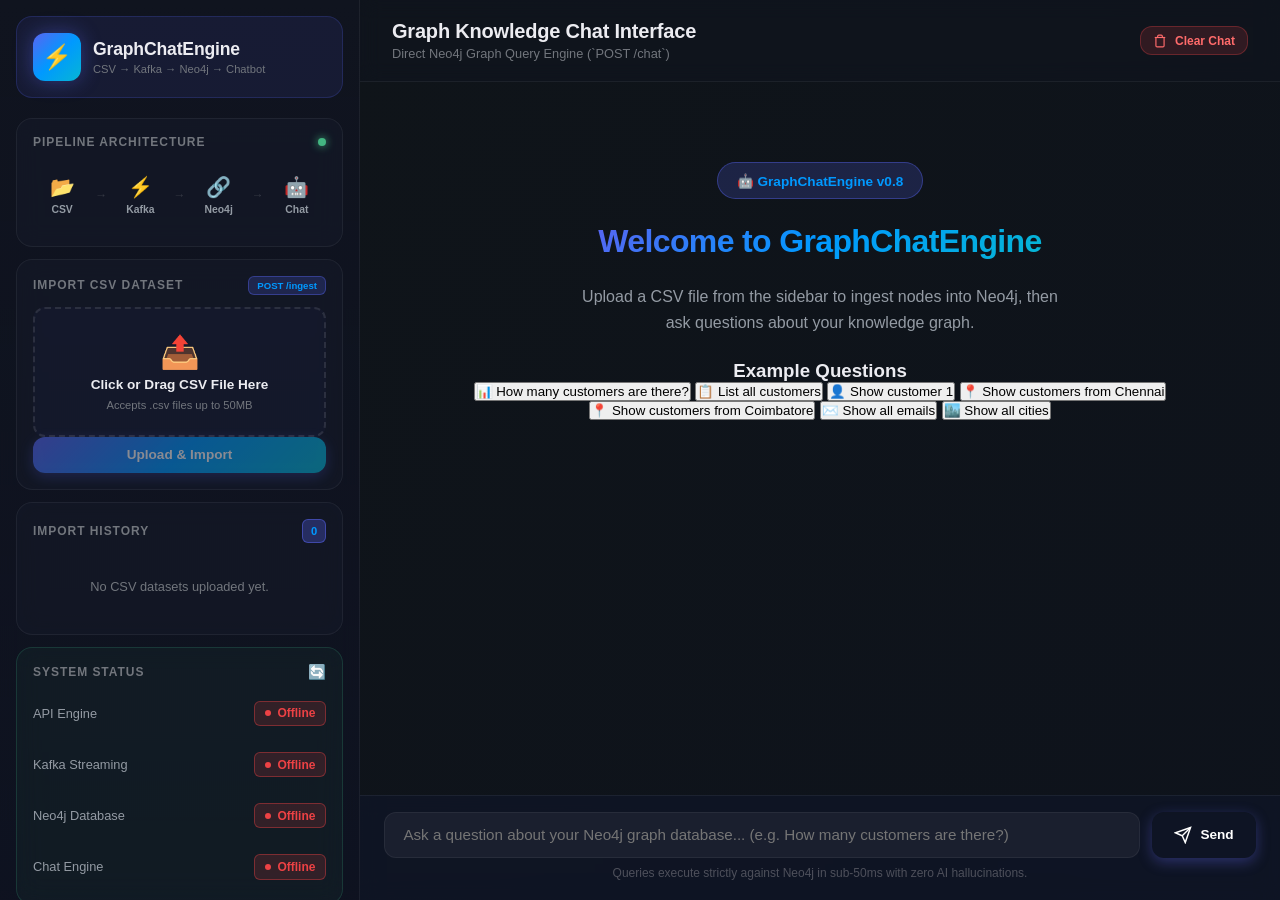
<file: ui/index.html>
<!DOCTYPE html>
<html lang="en">
<head>
  <meta charset="UTF-8" />
  <meta name="viewport" content="width=device-width, initial-scale=1.0" />
  <meta name="description" content="GraphChatEngine – CSV → Kafka → Neo4j Knowledge Graph Chatbot & Dashboard" />
  <title>GraphChatEngine | Premium Knowledge Graph Chat</title>
  
  <!-- Google Fonts: Inter + Geist -->
  <link rel="preconnect" href="https://fonts.googleapis.com">
  <link rel="preconnect" href="https://fonts.gstatic.com" crossorigin>
  <link href="https://fonts.googleapis.com/css2?family=Inter:wght@300;400;500;600;700;800&display=swap" rel="stylesheet">
  
  <link rel="stylesheet" href="style.css" />
</head>
<body>
  <div class="app-dashboard">
    
    <!-- LEFT SIDEBAR -->
    <aside class="sidebar">
      
      <!-- Brand & Header -->
      <div class="brand">
        <div class="brand-icon">⚡</div>
        <div class="brand-text">
          <h1>GraphChatEngine</h1>
          <p class="subtitle">CSV → Kafka → Neo4j → Chatbot</p>
        </div>
      </div>

      <!-- Pipeline Status Card -->
      <div class="card pipeline-card">
        <div class="card-header">
          <h3>Pipeline Architecture</h3>
          <span class="live-dot pulse"></span>
        </div>
        <div class="pipeline-flow">
          <div class="pipe-step" id="pipeCsv">
            <span class="pipe-icon">📂</span>
            <span class="pipe-label">CSV</span>
          </div>
          <span class="pipe-arrow" id="arrow1">→</span>
          <div class="pipe-step" id="pipeKafka">
            <span class="pipe-icon">⚡</span>
            <span class="pipe-label">Kafka</span>
          </div>
          <span class="pipe-arrow" id="arrow2">→</span>
          <div class="pipe-step" id="pipeNeo4j">
            <span class="pipe-icon">🔗</span>
            <span class="pipe-label">Neo4j</span>
          </div>
          <span class="pipe-arrow" id="arrow3">→</span>
          <div class="pipe-step" id="pipeChat">
            <span class="pipe-icon">🤖</span>
            <span class="pipe-label">Chat</span>
          </div>
        </div>
      </div>

      <!-- CSV Upload Section -->
      <div class="card upload-card" id="uploadCardSection">
        <div class="card-header">
          <h3>Import CSV Dataset</h3>
          <span class="badge-mini">POST /ingest</span>
        </div>

        <form id="uploadForm" onsubmit="handleCsvUpload(event)">
          <div class="file-drop-area" id="dropArea">
            <input type="file" id="csvFileInput" accept=".csv" class="file-input" onchange="handleFileSelect(event)" />
            <div class="drop-content" id="dropContent">
              <span class="upload-icon">📤</span>
              <p class="drop-text" id="dropText">Click or Drag CSV File Here</p>
              <span class="drop-sub">Accepts .csv files up to 50MB</span>
            </div>
          </div>

          <!-- Progress Bar Container (Hidden by default) -->
          <div class="progress-container hidden" id="progressContainer">
            <div class="progress-status">
              <span id="progressStage">Uploading...</span>
              <span id="progressPercent">0%</span>
            </div>
            <div class="progress-track">
              <div class="progress-bar" id="progressBar"></div>
            </div>
          </div>

          <button type="submit" id="uploadBtn" class="btn btn-primary" disabled>
            <span>Upload & Import</span>
          </button>
        </form>

        <!-- Upload Result Card (Displayed after successful ingest) -->
        <div class="upload-result hidden" id="uploadResult">
          <div class="result-header">
            <span class="success-icon">✅</span>
            <div>
              <h4 id="resultFilename">customers.csv</h4>
              <span class="result-status">Imported Successfully</span>
            </div>
          </div>
          <div class="result-details">
            <div class="res-row"><span>Rows Imported:</span> <strong id="resultRows">20</strong></div>
            <div class="res-row"><span>Kafka Published:</span> <strong id="resultMessages">20</strong></div>
            <div class="res-row"><span>Job ID:</span> <code id="resultJobId">bc123...</code></div>
          </div>
          <button class="btn btn-outline-sm" onclick="resetUploadForm()">Upload Another File</button>
        </div>
      </div>

      <!-- Dataset Information Summary -->
      <div class="card dataset-summary hidden" id="datasetSummaryCard">
        <div class="card-header">
          <h3>Active Dataset</h3>
        </div>
        <div class="summary-grid">
          <div class="summary-item">
            <span class="lbl">Dataset Name</span>
            <strong id="dsName">-</strong>
          </div>
          <div class="summary-item">
            <span class="lbl">Total Rows</span>
            <strong id="dsRows">-</strong>
          </div>
          <div class="summary-item">
            <span class="lbl">Graph Nodes</span>
            <strong id="dsNodes">-</strong>
          </div>
          <div class="summary-item">
            <span class="lbl">Last Imported</span>
            <strong id="dsTime">-</strong>
          </div>
        </div>
      </div>

      <!-- Import History -->
      <div class="card history-card">
        <div class="card-header">
          <h3>Import History</h3>
          <span class="count-badge" id="historyCount">0</span>
        </div>
        <div class="history-list" id="historyList">
          <div class="empty-history" id="emptyHistory">No CSV datasets uploaded yet.</div>
        </div>
      </div>

      <!-- System Status Monitors -->
      <div class="card status-card">
        <div class="card-header">
          <h3>System Status</h3>
          <span class="refresh-icon" onclick="checkAllSystemStatus()" title="Refresh Status">🔄</span>
        </div>
        <div class="status-list">
          <div class="status-row">
            <span>API Engine</span>
            <span class="st-badge" id="stApi"><span class="dot"></span> Checking...</span>
          </div>
          <div class="status-row">
            <span>Kafka Streaming</span>
            <span class="st-badge" id="stKafka"><span class="dot"></span> Checking...</span>
          </div>
          <div class="status-row">
            <span>Neo4j Database</span>
            <span class="st-badge" id="stNeo4j"><span class="dot"></span> Checking...</span>
          </div>
          <div class="status-row">
            <span>Chat Engine</span>
            <span class="st-badge" id="stChat"><span class="dot"></span> Checking...</span>
          </div>
        </div>
      </div>

    </aside>

    <!-- RIGHT MAIN CHAT AREA -->
    <main class="main-chat">
      
      <!-- Chat Header -->
      <header class="chat-header">
        <div class="header-left">
          <h2>Graph Knowledge Chat Interface</h2>
          <span class="header-sub">Direct Neo4j Graph Query Engine (`POST /chat`)</span>
        </div>
        <div class="header-actions">
          <button class="btn btn-secondary-sm" onclick="clearChat()">
            <svg width="14" height="14" viewBox="0 0 24 24" fill="none" stroke="currentColor" stroke-width="2">
              <polyline points="3 6 5 6 21 6"></polyline>
              <path d="M19 6v14a2 2 0 0 1-2 2H7a2 2 0 0 1-2-2V6m3 0V4a2 2 0 0 1 2-2h4a2 2 0 0 1 2 2v2"></path>
            </svg>
            Clear Chat
          </button>
        </div>
      </header>

      <!-- Scrollable Conversation Area -->
      <div class="chat-log" id="chatLog">
        
        <!-- Welcome Screen -->
        <div class="welcome-screen" id="welcomeCard">
          <div class="welcome-badge">🤖 GraphChatEngine v0.8</div>
          <h2>Welcome to GraphChatEngine</h2>
          <p>Upload a CSV file from the sidebar to ingest nodes into Neo4j, then ask questions about your knowledge graph.</p>

          <div class="welcome-examples">
            <h3>Example Questions</h3>
            <div class="chips-grid">
              <button class="chip-btn" onclick="askPreset('How many customers are there?')">
                <span class="chip-icon">📊</span>
                <span>How many customers are there?</span>
              </button>
              <button class="chip-btn" onclick="askPreset('List all customers')">
                <span class="chip-icon">📋</span>
                <span>List all customers</span>
              </button>
              <button class="chip-btn" onclick="askPreset('Show customer 1')">
                <span class="chip-icon">👤</span>
                <span>Show customer 1</span>
              </button>
              <button class="chip-btn" onclick="askPreset('Show customers from Chennai')">
                <span class="chip-icon">📍</span>
                <span>Show customers from Chennai</span>
              </button>
              <button class="chip-btn" onclick="askPreset('Show customers from Coimbatore')">
                <span class="chip-icon">📍</span>
                <span>Show customers from Coimbatore</span>
              </button>
              <button class="chip-btn" onclick="askPreset('Show all emails')">
                <span class="chip-icon">✉️</span>
                <span>Show all emails</span>
              </button>
              <button class="chip-btn" onclick="askPreset('Show all cities')">
                <span class="chip-icon">🏙️</span>
                <span>Show all cities</span>
              </button>
            </div>
          </div>
        </div>

      </div>

      <!-- Chat Bottom Input Bar -->
      <div class="chat-input-bar">
        <form class="chat-form" id="chatForm" onsubmit="handleChatSubmit(event)">
          <input
            type="text"
            id="userInput"
            class="chat-input"
            placeholder="Ask a question about your Neo4j graph database... (e.g. How many customers are there?)"
            autocomplete="off"
          />
          <button type="submit" id="sendBtn" class="btn btn-gradient">
            <svg width="18" height="18" viewBox="0 0 24 24" fill="none" stroke="currentColor" stroke-width="2">
              <line x1="22" y1="2" x2="11" y2="13"></line>
              <polygon points="22 2 15 22 11 13 2 9 22 2"></polygon>
            </svg>
            <span>Send</span>
          </button>
        </form>
        <div class="input-footer">
          <span>Queries execute strictly against Neo4j in sub-50ms with zero AI hallucinations.</span>
        </div>
      </div>

    </main>

  </div>

  <script src="app.js"></script>
</body>
</html>
</file>
<file: ui/style.css>
/* =========================================================
   GraphChatEngine – Premium ChatBot UI (Claude/ChatGPT Style)
   ========================================================= */

:root {
  /* Premium Dark Theme */
  --bg-dark: #0a0e27;
  --bg-sidebar: #10141f;
  --bg-main: #0f1419;
  --bg-card: rgba(20, 25, 40, 0.6);
  --bg-card-hover: rgba(20, 25, 40, 0.95);
  --bg-input: #1a1f2e;
  --bg-message-user: linear-gradient(135deg, #5865f2 0%, #4752c4 100%);
  --bg-message-bot: rgba(30, 41, 59, 0.8);
  
  /* Borders & Accents */
  --border-color: rgba(255, 255, 255, 0.06);
  --border-light: rgba(255, 255, 255, 0.1);
  --border-active: rgba(88, 101, 242, 0.5);
  
  /* Primary Colors */
  --primary: #5865f2;
  --primary-dark: #4752c4;
  --accent-blue: #0099ff;
  --accent-cyan: #06b6d4;
  --accent-purple: #7c3aed;
  --accent-gradient: linear-gradient(135deg, #5865f2 0%, #0099ff 50%, #06b6d4 100%);
  
  /* Text Colors */
  --text-primary: #ececf1;
  --text-secondary: #949ba4;
  --text-tertiary: #72767d;
  --text-muted: #4e505b;
  
  /* Status Colors */
  --status-success: #57f287;
  --status-warning: #faa61a;
  --status-error: #ed4245;
  --status-online: #43b581;
  
  /* Shadows */
  --shadow-sm: 0 2px 8px rgba(0, 0, 0, 0.3);
  --shadow-md: 0 4px 16px rgba(0, 0, 0, 0.4);
  --shadow-lg: 0 8px 32px rgba(0, 0, 0, 0.5);
  
  /* Sizing */
  --radius-xs: 0.375rem;
  --radius-sm: 0.5rem;
  --radius-md: 0.75rem;
  --radius-lg: 1rem;
  --radius-xl: 1.25rem;
  
  /* Font */
  --font: -apple-system, BlinkMacSystemFont, 'Segoe UI', 'Helvetica Neue', 'Lucida Grande', sans-serif;
  --font-mono: 'Monaco', 'Courier New', monospace;
}

*, *::before, *::after {
  box-sizing: border-box;
  margin: 0;
  padding: 0;
}

html, body {
  height: 100%;
  width: 100%;
  font-family: var(--font);
  background-color: var(--bg-dark);
  color: var(--text-primary);
  overflow: hidden;
  -webkit-font-smoothing: antialiased;
  -moz-osx-font-smoothing: grayscale;
}

/* ========== LAYOUT ========== */
.app-dashboard {
  display: flex;
  height: 100vh;
  width: 100vw;
}

/* ---------- SIDEBAR ---------- */
.sidebar {
  width: 360px;
  background: linear-gradient(180deg, var(--bg-sidebar) 0%, rgba(16, 20, 31, 0.8) 100%);
  border-right: 1px solid var(--border-color);
  display: flex;
  flex-direction: column;
  padding: 1rem;
  gap: 0.75rem;
  overflow-y: auto;
  flex-shrink: 0;
  backdrop-filter: blur(10px);
}

.sidebar::-webkit-scrollbar {
  width: 6px;
}

.sidebar::-webkit-scrollbar-track {
  background: transparent;
}

.sidebar::-webkit-scrollbar-thumb {
  background: rgba(255, 255, 255, 0.1);
  border-radius: 3px;
}

.sidebar::-webkit-scrollbar-thumb:hover {
  background: rgba(255, 255, 255, 0.15);
}

/* Brand Header */
.brand {
  display: flex;
  align-items: center;
  gap: 0.75rem;
  padding: 1rem;
  border-radius: var(--radius-lg);
  background: rgba(88, 101, 242, 0.1);
  border: 1px solid rgba(88, 101, 242, 0.2);
  margin-bottom: 0.5rem;
}

.brand-icon {
  width: 48px;
  height: 48px;
  background: var(--accent-gradient);
  border-radius: var(--radius-md);
  display: flex;
  align-items: center;
  justify-content: center;
  font-size: 1.5rem;
  box-shadow: 0 0 20px rgba(88, 101, 242, 0.4);
  flex-shrink: 0;
}

.brand-text h1 {
  font-size: 1.1rem;
  font-weight: 700;
  letter-spacing: -0.01em;
  color: var(--text-primary);
}

.brand-text .subtitle {
  font-size: 0.7rem;
  color: var(--text-tertiary);
  margin-top: 0.15rem;
}

/* Cards */
.card {
  background: var(--bg-card);
  backdrop-filter: blur(12px);
  border: 1px solid var(--border-color);
  border-radius: var(--radius-lg);
  padding: 1rem;
  display: flex;
  flex-direction: column;
  gap: 0.75rem;
  transition: all 0.3s ease;
}

.card:hover {
  border-color: var(--border-light);
  background: var(--bg-card-hover);
}

.card-header {
  display: flex;
  align-items: center;
  justify-content: space-between;
  gap: 0.5rem;
}

.card-header h3 {
  font-size: 0.75rem;
  text-transform: uppercase;
  letter-spacing: 0.08em;
  color: var(--text-tertiary);
  font-weight: 700;
}

.badge-mini {
  font-size: 0.6rem;
  background: rgba(88, 101, 242, 0.2);
  border: 1px solid rgba(88, 101, 242, 0.4);
  color: var(--accent-blue);
  padding: 0.2rem 0.5rem;
  border-radius: var(--radius-xs);
  font-weight: 700;
  white-space: nowrap;
}

.count-badge {
  display: inline-flex;
  align-items: center;
  justify-content: center;
  width: 24px;
  height: 24px;
  background: rgba(88, 101, 242, 0.3);
  border: 1px solid rgba(88, 101, 242, 0.5);
  border-radius: 6px;
  font-size: 0.7rem;
  font-weight: 700;
  color: var(--accent-blue);
}

/* Pipeline Flow */
.pipeline-flow {
  display: flex;
  align-items: center;
  justify-content: space-around;
  padding: 0.5rem 0;
  gap: 0.25rem;
}

.pipe-step {
  display: flex;
  flex-direction: column;
  align-items: center;
  gap: 0.3rem;
  padding: 0.4rem 0.6rem;
  border-radius: var(--radius-md);
  transition: all 0.3s ease;
  cursor: default;
  flex: 1;
}

.pipe-step.active {
  background: rgba(88, 101, 242, 0.3);
  box-shadow: inset 0 0 12px rgba(88, 101, 242, 0.2);
}

.pipe-icon { font-size: 1.25rem; }
.pipe-label { font-size: 0.65rem; color: var(--text-secondary); font-weight: 600; }
.pipe-arrow { font-size: 0.75rem; color: var(--text-muted); opacity: 0.6; }
.pipe-arrow.active { color: var(--accent-cyan); opacity: 1; }

/* Live Indicator */
.live-dot {
  display: inline-block;
  width: 8px;
  height: 8px;
  background: var(--status-online);
  border-radius: 50%;
  box-shadow: 0 0 8px var(--status-online);
}

.pulse {
  animation: pulse 2s infinite;
}

@keyframes pulse {
  0% {
    box-shadow: 0 0 0 0 rgba(67, 181, 129, 0.7);
  }
  70% {
    box-shadow: 0 0 0 8px rgba(67, 181, 129, 0);
  }
  100% {
    box-shadow: 0 0 0 0 rgba(67, 181, 129, 0);
  }
}

/* File Upload Area */
.file-drop-area {
  position: relative;
  border: 2px dashed var(--border-light);
  border-radius: var(--radius-md);
  padding: 1.5rem 1rem;
  text-align: center;
  cursor: pointer;
  transition: all 0.2s ease;
  background: rgba(88, 101, 242, 0.03);
  overflow: hidden;
}

.file-drop-area::before {
  content: '';
  position: absolute;
  top: 0;
  left: 0;
  right: 0;
  bottom: 0;
  background: var(--accent-gradient);
  opacity: 0;
  transition: opacity 0.2s ease;
  pointer-events: none;
}

.file-drop-area:hover, 
.file-drop-area.dragover {
  border-color: var(--primary);
  background: rgba(88, 101, 242, 0.1);
}

.file-drop-area.dragover::before {
  opacity: 0.05;
}

.file-input {
  position: absolute;
  top: 0;
  left: 0;
  width: 100%;
  height: 100%;
  opacity: 0;
  cursor: pointer;
  z-index: 10;
}

.drop-content {
  display: flex;
  flex-direction: column;
  align-items: center;
  gap: 0.4rem;
  position: relative;
  z-index: 1;
}

.upload-icon { 
  font-size: 2rem;
  animation: float 3s ease-in-out infinite;
}

@keyframes float {
  0%, 100% { transform: translateY(0px); }
  50% { transform: translateY(-4px); }
}

.drop-text { 
  font-size: 0.85rem; 
  font-weight: 600; 
  color: var(--text-primary);
}

.drop-sub { 
  font-size: 0.7rem; 
  color: var(--text-tertiary);
}

/* Buttons */
.btn {
  font-family: inherit;
  font-size: 0.85rem;
  font-weight: 600;
  padding: 0.65rem 1rem;
  border-radius: var(--radius-md);
  border: none;
  cursor: pointer;
  transition: all 0.2s ease;
  display: inline-flex;
  align-items: center;
  justify-content: center;
  gap: 0.5rem;
  white-space: nowrap;
}

.btn-primary {
  background: var(--accent-gradient);
  color: white;
  box-shadow: 0 4px 14px rgba(88, 101, 242, 0.4);
  width: 100%;
  font-weight: 700;
}

.btn-primary:hover:not(:disabled) {
  transform: translateY(-2px);
  box-shadow: 0 6px 20px rgba(88, 101, 242, 0.6);
}

.btn-primary:active:not(:disabled) {
  transform: translateY(0);
}

.btn-primary:disabled {
  opacity: 0.5;
  cursor: not-allowed;
}

.btn-outline-sm {
  background: transparent;
  border: 1px solid var(--border-light);
  color: var(--text-secondary);
  font-size: 0.75rem;
  padding: 0.4rem 0.75rem;
  width: 100%;
  border-radius: var(--radius-md);
}

.btn-outline-sm:hover {
  border-color: var(--primary);
  color: var(--text-primary);
  background: rgba(88, 101, 242, 0.1);
}

.btn-secondary-sm {
  background: rgba(237, 66, 69, 0.15);
  border: 1px solid rgba(237, 66, 69, 0.3);
  color: #ff6b6b;
  font-size: 0.75rem;
  padding: 0.4rem 0.75rem;
  font-weight: 600;
  border-radius: var(--radius-md);
}

.btn-secondary-sm:hover {
  background: rgba(237, 66, 69, 0.25);
  border-color: rgba(237, 66, 69, 0.5);
}

/* Progress */
.progress-container {
  display: flex;
  flex-direction: column;
  gap: 0.4rem;
}

.progress-status {
  display: flex;
  justify-content: space-between;
  font-size: 0.75rem;
  color: var(--accent-blue);
  font-weight: 600;
}

.progress-track {
  height: 4px;
  background: var(--bg-input);
  border-radius: 2px;
  overflow: hidden;
  box-shadow: inset 0 0 4px rgba(0, 0, 0, 0.3);
}

.progress-bar {
  height: 100%;
  width: 0%;
  background: var(--accent-gradient);
  border-radius: 2px;
  transition: width 0.3s ease;
  box-shadow: 0 0 8px rgba(88, 101, 242, 0.6);
}

/* Upload Result */
.upload-result {
  background: rgba(87, 242, 135, 0.1);
  border: 1px solid rgba(87, 242, 135, 0.3);
  border-radius: var(--radius-md);
  padding: 1rem;
  display: flex;
  flex-direction: column;
  gap: 0.75rem;
  animation: slideIn 0.3s ease;
}

@keyframes slideIn {
  from {
    opacity: 0;
    transform: translateY(10px);
  }
  to {
    opacity: 1;
    transform: translateY(0);
  }
}

.result-header {
  display: flex;
  align-items: flex-start;
  gap: 0.75rem;
}

.success-icon {
  font-size: 1.5rem;
  flex-shrink: 0;
  animation: scaleIn 0.4s ease;
}

@keyframes scaleIn {
  from {
    transform: scale(0.5);
    opacity: 0;
  }
  to {
    transform: scale(1);
    opacity: 1;
  }
}

.result-header h4 {
  font-size: 0.9rem;
  font-weight: 700;
  color: var(--text-primary);
}

.result-status {
  font-size: 0.75rem;
  color: var(--status-success);
  font-weight: 600;
  display: block;
  margin-top: 0.2rem;
}

.result-details {
  display: flex;
  flex-direction: column;
  gap: 0.4rem;
  font-size: 0.8rem;
}

.res-row {
  display: flex;
  justify-content: space-between;
  align-items: center;
  color: var(--text-secondary);
}

.res-row strong {
  color: var(--text-primary);
  font-weight: 700;
}

.res-row code {
  font-family: var(--font-mono);
  font-size: 0.7rem;
  background: rgba(0, 0, 0, 0.3);
  padding: 0.2rem 0.4rem;
  border-radius: var(--radius-xs);
  color: var(--accent-blue);
}

/* Dataset Summary */
.dataset-summary {
  border: 1px solid rgba(6, 182, 212, 0.3);
  background: rgba(6, 182, 212, 0.08);
}

.summary-grid {
  display: grid;
  grid-template-columns: 1fr 1fr;
  gap: 0.75rem;
}

.summary-item {
  display: flex;
  flex-direction: column;
  gap: 0.25rem;
}

.summary-item .lbl {
  font-size: 0.7rem;
  color: var(--text-tertiary);
  font-weight: 600;
  text-transform: uppercase;
  letter-spacing: 0.05em;
}

.summary-item strong {
  font-size: 0.95rem;
  color: var(--accent-cyan);
  font-weight: 700;
}

/* ========== MESSAGES & CHAT INPUT ========== */
.message {
  display: flex;
  gap: 0.75rem;
  opacity: 0;
  animation: messageEnter 0.4s ease forwards;
  max-width: 90%;
}

@keyframes messageEnter {
  from {
    opacity: 0;
    transform: translateY(10px);
  }
  to {
    opacity: 1;
    transform: translateY(0);
  }
}

.message.user {
  align-self: flex-end;
}

.message.bot {
  align-self: flex-start;
}

.message-avatar {
  width: 36px;
  height: 36px;
  border-radius: 50%;
  display: flex;
  align-items: center;
  justify-content: center;
  font-size: 1rem;
  flex-shrink: 0;
  background: rgba(88, 101, 242, 0.2);
  border: 1px solid rgba(88, 101, 242, 0.3);
}

.message.user .message-avatar {
  background: var(--accent-gradient);
  border: none;
  order: 2;
}

.message-content {
  display: flex;
  flex-direction: column;
  gap: 0.3rem;
}

.message.user .message-content {
  order: 1;
}

.message-bubble {
  padding: 0.85rem 1.1rem;
  border-radius: var(--radius-lg);
  word-wrap: break-word;
  font-size: 0.95rem;
  line-height: 1.5;
}

.message.user .message-bubble {
  background: var(--bg-message-user);
  color: white;
  border-radius: 1.2rem 0.3rem 1.2rem 1.2rem;
  box-shadow: 0 2px 8px rgba(88, 101, 242, 0.3);
}

.message.bot .message-bubble {
  background: var(--bg-message-bot);
  color: var(--text-primary);
  border: 1px solid var(--border-light);
  border-radius: 0.3rem 1.2rem 1.2rem 1.2rem;
}

.message-time {
  font-size: 0.7rem;
  color: var(--text-muted);
  margin-top: 0.2rem;
}

.typing-indicator {
  display: flex;
  gap: 0.3rem;
  padding: 0.75rem 1rem;
}

.typing-dot {
  width: 6px;
  height: 6px;
  background: var(--text-secondary);
  border-radius: 50%;
  animation: typingAnimation 1.4s infinite;
}

.typing-dot:nth-child(2) {
  animation-delay: 0.2s;
}

.typing-dot:nth-child(3) {
  animation-delay: 0.4s;
}

@keyframes typingAnimation {
  0%, 60%, 100% {
    transform: translateY(0);
  }
  30% {
    transform: translateY(-8px);
  }
}

/* Input Area */
.input-area {
  padding: 1.5rem 2rem;
  border-top: 1px solid var(--border-color);
  background: rgba(16, 20, 31, 0.6);
  backdrop-filter: blur(10px);
  flex-shrink: 0;
}

.input-wrapper {
  display: flex;
  gap: 0.75rem;
  max-width: 1000px;
  margin: 0 auto;
}

.input-field {
  flex: 1;
  background: var(--bg-input);
  border: 1px solid var(--border-light);
  border-radius: var(--radius-lg);
  padding: 0.85rem 1.1rem;
  font-family: inherit;
  font-size: 0.95rem;
  color: var(--text-primary);
  resize: none;
  max-height: 120px;
  transition: all 0.2s ease;
}

.input-field::placeholder {
  color: var(--text-muted);
}

.input-field:focus {
  outline: none;
  border-color: var(--primary);
  background: var(--bg-input);
  box-shadow: 0 0 0 2px rgba(88, 101, 242, 0.2);
}

.send-btn {
  width: 44px;
  height: 44px;
  display: flex;
  align-items: center;
  justify-content: center;
  background: var(--accent-gradient);
  border: none;
  border-radius: var(--radius-lg);
  color: white;
  cursor: pointer;
  transition: all 0.2s ease;
  flex-shrink: 0;
  font-size: 1.1rem;
  box-shadow: 0 2px 8px rgba(88, 101, 242, 0.3);
}

.send-btn:hover:not(:disabled) {
  transform: translateY(-2px);
  box-shadow: 0 4px 12px rgba(88, 101, 242, 0.4);
}

.send-btn:disabled {
  opacity: 0.5;
  cursor: not-allowed;
}

/* ========== RESPONSIVE DESIGN ========== */
@media (max-width: 1024px) {
  .app-dashboard {
    flex-direction: column;
  }

  .sidebar {
    width: 100%;
    height: auto;
    max-height: 45vh;
    border-right: none;
    border-bottom: 1px solid var(--border-color);
    padding: 1rem;
  }

  .sidebar-content {
    display: grid;
    grid-template-columns: 1fr 1fr;
    gap: 1rem;
    overflow-y: auto;
  }

  .main-chat {
    height: 55vh;
  }

  .message {
    max-width: 85%;
  }
}

@media (max-width: 768px) {
  .sidebar {
    width: 100%;
    height: auto;
    border-bottom: 1px solid var(--border-color);
  }

  .sidebar-content {
    display: flex;
    flex-direction: column;
    gap: 1rem;
  }

  .chat-header {
    padding: 1rem 1.5rem;
  }

  .message {
    max-width: 95%;
  }

  .input-area {
    padding: 1rem 1.5rem;
  }

  .welcome-screen {
    padding: 2rem 1rem;
  }

  .summary-grid {
    grid-template-columns: 1fr;
  }
}

@media (max-width: 480px) {
  .chat-header {
    flex-direction: column;
    align-items: flex-start;
    padding: 1rem;
    gap: 0.5rem;
  }

  .message {
    max-width: 100%;
  }

  .input-area {
    padding: 0.75rem 1rem;
  }

  .input-wrapper {
    flex-direction: column;
  }

  .send-btn {
    width: 100%;
  }
}

/* ========== UTILITY CLASSES ========== */
.hidden {
  display: none !important;
}

.text-center {
  text-align: center;
}

.text-muted {
  color: var(--text-muted);
}

.mt-1 { margin-top: 0.5rem; }
.mt-2 { margin-top: 1rem; }
.mt-3 { margin-top: 1.5rem; }

.mb-1 { margin-bottom: 0.5rem; }
.mb-2 { margin-bottom: 1rem; }
.mb-3 { margin-bottom: 1.5rem; }

.gap-1 { gap: 0.5rem; }
.gap-2 { gap: 1rem; }
.gap-3 { gap: 1.5rem; }

.flex-center {
  display: flex;
  align-items: center;
  justify-content: center;
}

.opacity-50 { opacity: 0.5; }
.opacity-75 { opacity: 0.75; }

.summary-item {
  display: flex;
  flex-direction: column;
  gap: 0.25rem;
}

.summary-item .lbl {
  font-size: 0.7rem;
  color: var(--text-tertiary);
  font-weight: 600;
  text-transform: uppercase;
  letter-spacing: 0.05em;
}

.summary-item strong {
  font-size: 0.95rem;
  color: var(--accent-cyan);
  font-weight: 700;
}

/* History */
.history-list {
  display: flex;
  flex-direction: column;
  gap: 0.5rem;
  max-height: 200px;
  overflow-y: auto;
}

.history-list::-webkit-scrollbar {
  width: 4px;
}

.history-list::-webkit-scrollbar-thumb {
  background: rgba(255, 255, 255, 0.1);
  border-radius: 2px;
}

.history-item {
  display: flex;
  align-items: center;
  justify-content: space-between;
  padding: 0.6rem;
  background: rgba(88, 101, 242, 0.08);
  border: 1px solid rgba(88, 101, 242, 0.2);
  border-radius: var(--radius-sm);
  font-size: 0.8rem;
  transition: all 0.2s ease;
  cursor: pointer;
}

.history-item:hover {
  background: rgba(88, 101, 242, 0.15);
  border-color: rgba(88, 101, 242, 0.4);
}

.history-item-name {
  color: var(--text-primary);
  font-weight: 600;
  white-space: nowrap;
  overflow: hidden;
  text-overflow: ellipsis;
  flex: 1;
}

.history-item-time {
  color: var(--text-tertiary);
  font-size: 0.7rem;
  flex-shrink: 0;
}

.empty-history {
  text-align: center;
  padding: 1.5rem 0.5rem;
  color: var(--text-tertiary);
  font-size: 0.8rem;
}

/* Status */
.status-card {
  border: 1px solid rgba(67, 181, 129, 0.2);
  background: rgba(67, 181, 129, 0.05);
}

.status-list {
  display: flex;
  flex-direction: column;
  gap: 0.6rem;
}

.status-row {
  display: flex;
  align-items: center;
  justify-content: space-between;
  font-size: 0.8rem;
  padding: 0.5rem 0;
}

.status-row > span:first-child {
  color: var(--text-secondary);
  font-weight: 500;
}

.st-badge {
  display: inline-flex;
  align-items: center;
  gap: 0.4rem;
  font-size: 0.75rem;
  font-weight: 700;
  padding: 0.3rem 0.6rem;
  border-radius: var(--radius-xs);
  border: 1px solid;
}

.st-badge.online {
  background: rgba(67, 181, 129, 0.15);
  border-color: rgba(67, 181, 129, 0.4);
  color: var(--status-online);
}

.st-badge.offline {
  background: rgba(237, 66, 69, 0.15);
  border-color: rgba(237, 66, 69, 0.4);
  color: var(--status-error);
}

.st-badge .dot {
  display: inline-block;
  width: 6px;
  height: 6px;
  border-radius: 50%;
  background: currentColor;
}

.st-badge.online .dot {
  animation: pulse 2s infinite;
}

.refresh-icon {
  cursor: pointer;
  font-size: 0.9rem;
  transition: all 0.3s ease;
}

.refresh-icon:hover {
  transform: rotate(180deg);
}

/* Hidden State */
.hidden {
  display: none !important;
}

/* ========== MAIN CHAT AREA ========== */
.main-chat {
  flex: 1;
  display: flex;
  flex-direction: column;
  background: linear-gradient(135deg, var(--bg-main) 0%, rgba(15, 20, 25, 0.8) 100%);
  overflow: hidden;
}

/* Chat Header */
.chat-header {
  display: flex;
  align-items: center;
  justify-content: space-between;
  padding: 1.25rem 2rem;
  border-bottom: 1px solid var(--border-color);
  background: rgba(16, 20, 31, 0.6);
  backdrop-filter: blur(10px);
  flex-shrink: 0;
}

.header-left {
  display: flex;
  flex-direction: column;
  gap: 0.2rem;
}

.header-left h2 {
  font-size: 1.25rem;
  font-weight: 700;
  letter-spacing: -0.01em;
  color: var(--text-primary);
}

.header-sub {
  font-size: 0.8rem;
  color: var(--text-tertiary);
  font-weight: 500;
}

.header-actions {
  display: flex;
  gap: 0.75rem;
}

/* Chat Log */
.chat-log {
  flex: 1;
  overflow-y: auto;
  overflow-x: hidden;
  padding: 2rem;
  display: flex;
  flex-direction: column;
  gap: 1rem;
}

.chat-log::-webkit-scrollbar {
  width: 8px;
}

.chat-log::-webkit-scrollbar-track {
  background: transparent;
}

.chat-log::-webkit-scrollbar-thumb {
  background: rgba(255, 255, 255, 0.1);
  border-radius: 4px;
}

.chat-log::-webkit-scrollbar-thumb:hover {
  background: rgba(255, 255, 255, 0.15);
}

/* Welcome Screen */
.welcome-screen {
  display: flex;
  flex-direction: column;
  align-items: center;
  justify-content: center;
  gap: 1.5rem;
  padding: 3rem 2rem;
  text-align: center;
  opacity: 0;
  animation: fadeIn 0.6s ease 0.2s forwards;
}

@keyframes fadeIn {
  from {
    opacity: 0;
    transform: translateY(10px);
  }
  to {
    opacity: 1;
    transform: translateY(0);
  }
}

.welcome-badge {
  display: inline-block;
  padding: 0.6rem 1.2rem;
  background: rgba(88, 101, 242, 0.2);
  border: 1px solid rgba(88, 101, 242, 0.4);
  border-radius: var(--radius-xl);
  font-size: 0.85rem;
  font-weight: 700;
  color: var(--accent-blue);
}

.welcome-screen h2 {
  font-size: 2rem;
  font-weight: 800;
  letter-spacing: -0.02em;
  background: var(--accent-gradient);
  -webkit-background-clip: text;
  -webkit-text-fill-color: transparent;
  background-clip: text;
  max-width: 500px;
}

.welcome-screen p {
  font-size: 1rem;
  color: var(--text-secondary);
  max-width: 500px;
  line-height: 1.6;
}

.welcome-prompts {
  display: grid;
  grid-template-columns: repeat(auto-fit, minmax(200px, 1fr));
  gap: 0.75rem;
  width: 100%;
  max-width: 500px;
  margin-top: 1rem;
}

.prompt-card {
  padding: 1rem;
  background: var(--bg-card);
  border: 1px solid var(--border-color);
  border-radius: var(--radius-lg);
  cursor: pointer;
  transition: all 0.2s ease;
  text-align: left;
}

.prompt-card:hover {
  border-color: var(--primary);
  background: var(--bg-card-hover);
  transform: translateY(-2px);
}

.prompt-card-title {
  font-size: 0.9rem;
  font-weight: 700;
  color: var(--text-primary);
  margin-bottom: 0.3rem;
}

.prompt-card-desc {
  font-size: 0.75rem;
  color: var(--text-tertiary);
}

/* Messages */
.message {
  display: flex;
  gap: 0.75rem;
  opacity: 0;
  animation: messageEnter 0.4s ease forwards;
  max-width: 90%;
}

@keyframes messageEnter {
  from {
    opacity: 0;
    transform: translateY(10px);
  }
  to {
    opacity: 1;
    transform: translateY(0);
  }
}

.message.user {
  align-self: flex-end;
}

.message.bot {
  align-self: flex-start;
}

.message-avatar {
  width: 36px;
  height: 36px;
  border-radius: 50%;
  display: flex;
  align-items: center;
  justify-content: center;
  font-size: 1rem;
  flex-shrink: 0;
  background: rgba(88, 101, 242, 0.2);
  border: 1px solid rgba(88, 101, 242, 0.3);
}

.message.user .message-avatar {
  background: var(--accent-gradient);
  border: none;
  order: 2;
}

.message-content {
  display: flex;
  flex-direction: column;
  gap: 0.3rem;
}

.message.user .message-content {
  order: 1;
}

.message-bubble {
  padding: 0.85rem 1.1rem;
  border-radius: var(--radius-lg);
  word-wrap: break-word;
  font-size: 0.95rem;
  line-height: 1.5;
}

.message.user .message-bubble {
  background: var(--bg-message-user);
  color: white;
  border-radius: 1.2rem 0.3rem 1.2rem 1.2rem;
  box-shadow: 0 2px 8px rgba(88, 101, 242, 0.3);
}

.message.bot .message-bubble {
  background: var(--bg-message-bot);
  color: var(--text-primary);
  border: 1px solid var(--border-light);
  border-radius: 0.3rem 1.2rem 1.2rem 1.2rem;
}

.message-time {
  font-size: 0.7rem;
  color: var(--text-muted);
  margin-top: 0.2rem;
}

/* Code blocks in messages */
.message-bubble code {
  background: rgba(0, 0, 0, 0.3);
  padding: 0.2rem 0.4rem;
  border-radius: var(--radius-xs);
  font-family: var(--font-mono);
  font-size: 0.85em;
}

.message-bubble pre {
  background: rgba(0, 0, 0, 0.4);
  padding: 0.75rem;
  border-radius: var(--radius-md);
  overflow-x: auto;
  margin: 0.5rem 0;
  font-family: var(--font-mono);
  font-size: 0.8rem;
}

/* Typing Indicator */
.typing-indicator {
  display: flex;
  gap: 0.3rem;
  padding: 0.75rem 1rem;
}

.typing-dot {
  width: 6px;
  height: 6px;
  background: var(--text-secondary);
  border-radius: 50%;
  animation: typingAnimation 1.4s infinite;
}

.typing-dot:nth-child(2) {
  animation-delay: 0.2s;
}

.typing-dot:nth-child(3) {
  animation-delay: 0.4s;
}

@keyframes typingAnimation {
  0%, 60%, 100% {
    transform: translateY(0);
  }
  30% {
    transform: translateY(-8px);
  }
}

/* Input Area */
.input-area {
  padding: 1.5rem 2rem;
  border-top: 1px solid var(--border-color);
  background: rgba(16, 20, 31, 0.6);
  backdrop-filter: blur(10px);
  flex-shrink: 0;
}

.input-wrapper {
  display: flex;
  gap: 0.75rem;
  max-width: 1000px;
  margin: 0 auto;
}

.input-field {
  flex: 1;
  background: var(--bg-input);
  border: 1px solid var(--border-light);
  border-radius: var(--radius-lg);
  padding: 0.85rem 1.1rem;
  font-family: inherit;
  font-size: 0.95rem;
  color: var(--text-primary);
  resize: none;
  max-height: 120px;
  transition: all 0.2s ease;
}

.input-field::placeholder {
  color: var(--text-muted);
}

.input-field:focus {
  outline: none;
  border-color: var(--primary);
  background: var(--bg-input);
  box-shadow: 0 0 0 2px rgba(88, 101, 242, 0.2);
}

.input-field:focus-visible {
  outline: none;
}

.send-btn {
  width: 44px;
  height: 44px;
  display: flex;
  align-items: center;
  justify-content: center;
  background: var(--accent-gradient);
  border: none;
  border-radius: var(--radius-lg);
  color: white;
  cursor: pointer;
  transition: all 0.2s ease;
  flex-shrink: 0;
  font-size: 1.1rem;
  box-shadow: 0 2px 8px rgba(88, 101, 242, 0.3);
}

.send-btn:hover:not(:disabled) {
  transform: translateY(-2px);
  box-shadow: 0 4px 12px rgba(88, 101, 242, 0.4);
}

.send-btn:active:not(:disabled) {
  transform: translateY(0);
}

.send-btn:disabled {
  opacity: 0.5;
  cursor: not-allowed;
}

.typing-dot {
  width: 6px; height: 6px;
  background: var(--text-sub);
  border-radius: 50%;
  animation: typingBounce 1.4s infinite ease-in-out both;
}

.typing-dot:nth-child(1) { animation-delay: -0.32s; }
.typing-dot:nth-child(2) { animation-delay: -0.16s; }

/* Input Bar */
.chat-input-bar {
  padding: 1rem 1.5rem 1.25rem;
  border-top: 1px solid var(--border-color);
  background: rgba(15, 23, 42, 0.6);
  backdrop-filter: blur(10px);
}

.chat-form {
  display: flex; gap: 0.75rem; max-width: 900px; margin: 0 auto;
}

.chat-input {
  flex: 1;
  background: var(--bg-input);
  border: 1px solid var(--border-color);
  border-radius: var(--radius-md);
  padding: 0.85rem 1.15rem;
  color: var(--text-main);
  font-size: 0.95rem;
  font-family: inherit;
  outline: none;
  transition: all 0.2s ease;
}

.chat-input:focus {
  border-color: var(--primary-accent);
  box-shadow: 0 0 0 3px rgba(99, 102, 241, 0.25);
}

.btn-gradient {
  background: var(--gradient-main);
  color: white;
  border: none;
  padding: 0.85rem 1.4rem;
  border-radius: var(--radius-md);
  font-weight: 600;
  box-shadow: 0 4px 14px rgba(99, 102, 241, 0.35);
}

.btn-gradient:hover {
  transform: translateY(-1px);
  box-shadow: 0 6px 20px rgba(99, 102, 241, 0.5);
}

.input-footer {
  text-align: center;
  font-size: 0.75rem;
  color: var(--text-muted);
  margin-top: 0.5rem;
}

.hidden { display: none !important; }

/* Animations */
@keyframes fadeIn {
  from { opacity: 0; transform: translateY(12px); }
  to { opacity: 1; transform: translateY(0); }
}

@keyframes messageSlide {
  from { opacity: 0; transform: translateY(8px); }
  to { opacity: 1; transform: translateY(0); }
}

@keyframes typingBounce {
  0%, 80%, 100% { transform: scale(0); }
  40% { transform: scale(1); }
}

/* Responsive */
@media (max-width: 860px) {
  .app-dashboard { flex-direction: column; }
  .sidebar { width: 100%; height: auto; max-height: 40vh; }
  .main-chat { height: 60vh; }
}
</file>
